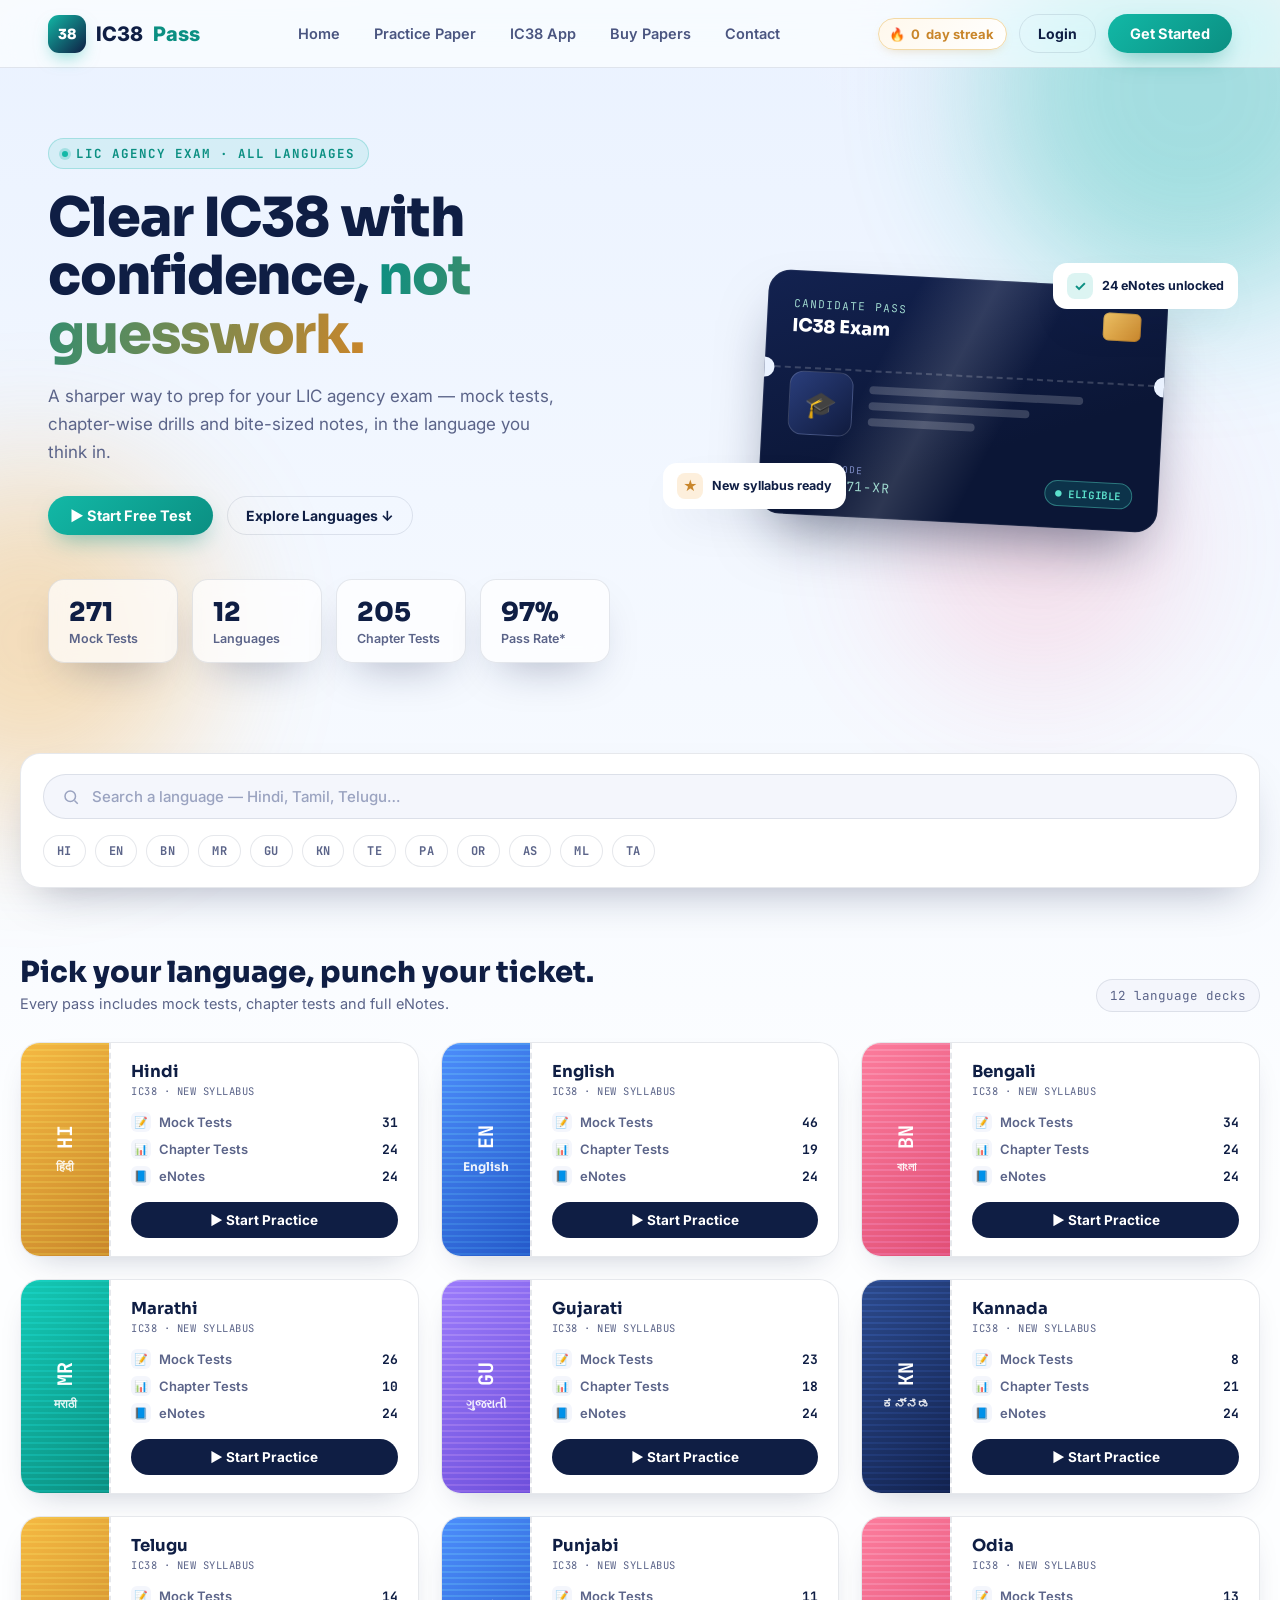
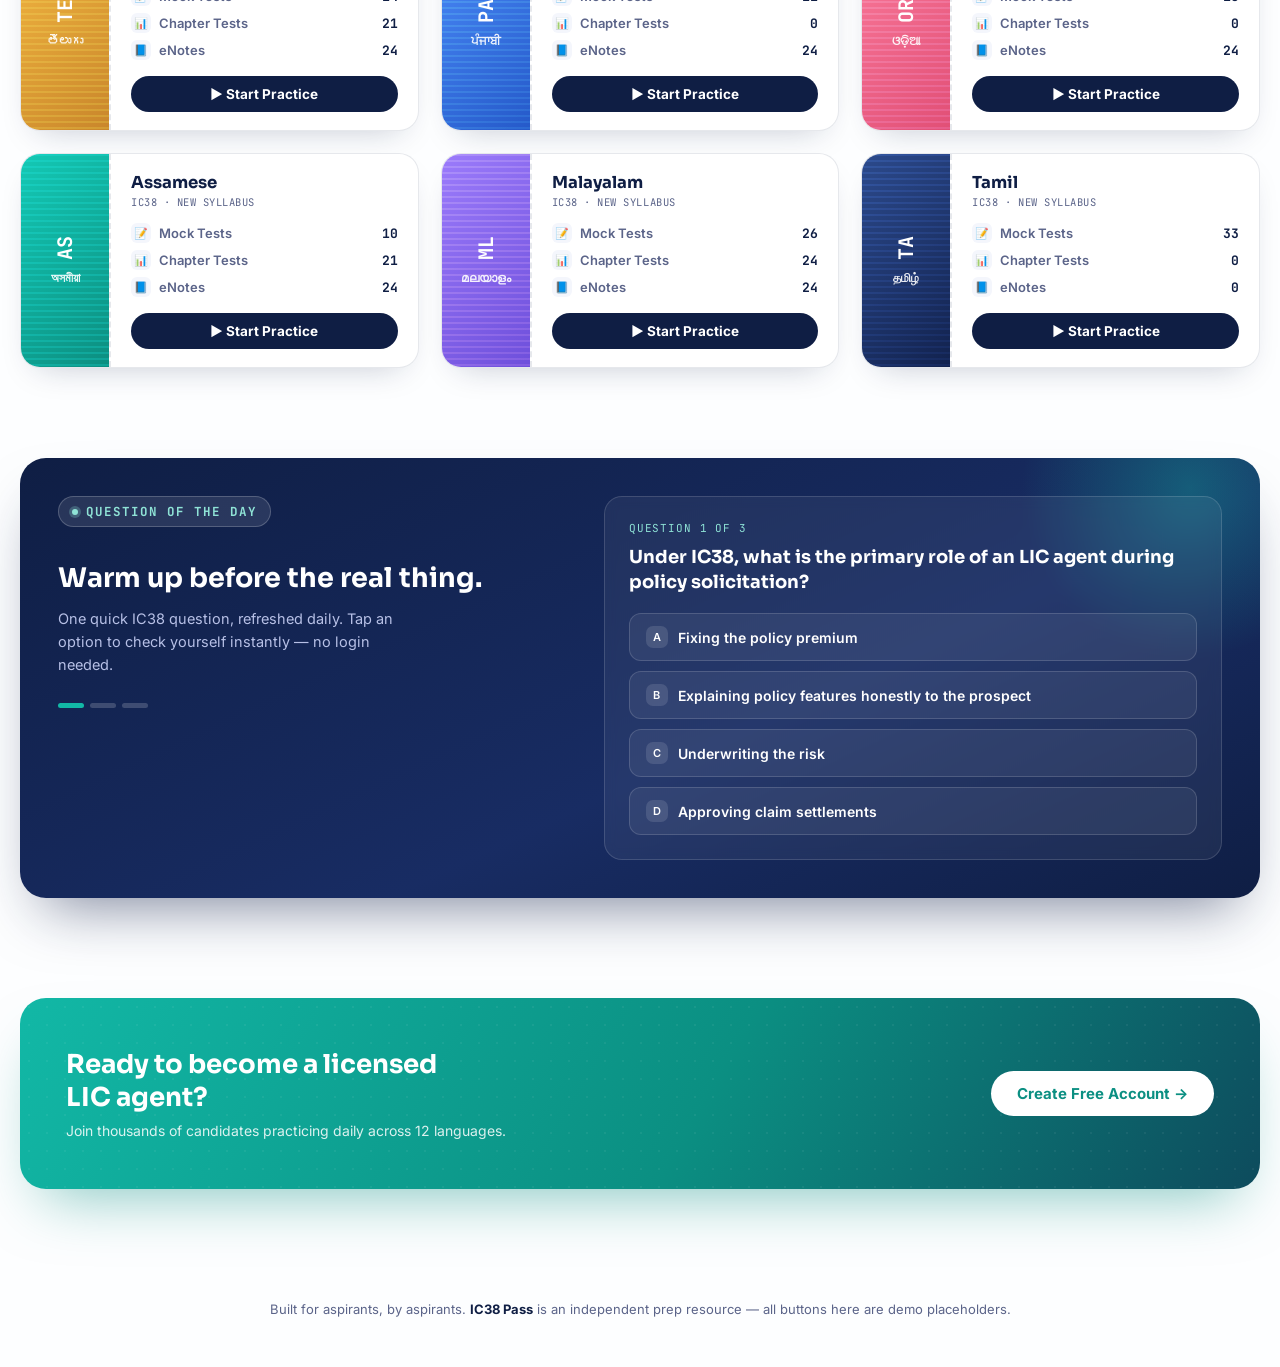
<file: ic38-mock-pass.html>
<!DOCTYPE html>
<html lang="en">
<head>
<meta charset="UTF-8">
<meta name="viewport" content="width=device-width, initial-scale=1.0">
<title>IC38 Pass — LIC Agency Exam Prep</title>
<link rel="preconnect" href="https://fonts.googleapis.com">
<link href="https://fonts.googleapis.com/css2?family=Sora:wght@400;600;700;800&family=Inter:wght@400;500;600;700&family=JetBrains+Mono:wght@500;700&display=swap" rel="stylesheet">
<style>
  :root{
    --bg-1:#EAF2FF; --bg-2:#F5F1FF; --bg-3:#FFF6E9;
    --navy:#0F1E44; --navy-soft:#4A5580;
    --ink:#16213D; --ink-soft:#5B6489;
    --gold:#F2A93B; --gold-deep:#C9862B;
    --mint:#12B8A6; --mint-deep:#0B8F82;
    --coral:#FB6F92;
    --surface:rgba(255,255,255,0.7);
    --surface-strong:#ffffff;
    --line:rgba(15,30,68,0.10);
    --shadow:0 20px 45px -20px rgba(16,30,70,0.35);
  }
  *{box-sizing:border-box; margin:0; padding:0;}
  html{scroll-behavior:smooth;}
  body{
    font-family:'Inter',sans-serif;
    color:var(--ink);
    background:
      radial-gradient(1100px 600px at 8% -10%, var(--bg-3), transparent 60%),
      radial-gradient(900px 500px at 100% 0%, var(--bg-2), transparent 55%),
      linear-gradient(180deg, var(--bg-1), #FDFEFF 40%);
    min-height:100vh;
    overflow-x:hidden;
    position:relative;
  }
  h1,h2,h3,.font-display{ font-family:'Sora',sans-serif; }
  .mono{ font-family:'JetBrains Mono',monospace; }

  /* ---------- floating decor blobs ---------- */
  .blob{position:fixed; border-radius:50%; filter:blur(70px); opacity:0.35; z-index:0; pointer-events:none;}
  .blob-1{width:420px; height:420px; background:var(--mint); top:-120px; right:-120px; animation:float1 16s ease-in-out infinite;}
  .blob-2{width:340px; height:340px; background:var(--gold); bottom:10%; left:-140px; animation:float2 18s ease-in-out infinite;}
  .blob-3{width:280px; height:280px; background:var(--coral); top:45%; right:8%; opacity:0.18; animation:float1 22s ease-in-out infinite reverse;}
  @keyframes float1{0%,100%{transform:translate(0,0)}50%{transform:translate(-30px,40px)}}
  @keyframes float2{0%,100%{transform:translate(0,0)}50%{transform:translate(40px,-30px)}}

  .wrap{max-width:1240px; margin:0 auto; padding:0 28px; position:relative; z-index:1;}

  /* ---------- header ---------- */
  header{
    position:sticky; top:0; z-index:50;
    background:rgba(255,255,255,0.65);
    backdrop-filter:blur(18px) saturate(160%);
    border-bottom:1px solid var(--line);
  }
  .header-inner{display:flex; align-items:center; justify-content:space-between; padding:14px 28px; max-width:1240px; margin:0 auto;}
  .logo{display:flex; align-items:center; gap:10px; font-weight:800; font-size:20px; color:var(--navy);}
  .logo-badge{
    width:38px; height:38px; border-radius:11px;
    background:linear-gradient(135deg,var(--mint),var(--navy));
    display:flex; align-items:center; justify-content:center;
    color:#fff; font-family:'Sora'; font-weight:800; font-size:14px;
    box-shadow:0 8px 18px -6px rgba(18,184,166,0.6);
  }
  nav{display:flex; align-items:center; gap:6px;}
  nav a{
    font-size:14.5px; font-weight:600; color:var(--navy-soft);
    text-decoration:none; padding:9px 14px; border-radius:100px;
    transition:.2s;
  }
  nav a:hover{ background:rgba(15,30,68,0.06); color:var(--navy);}
  .header-actions{display:flex; align-items:center; gap:12px;}
  .streak-pill{
    display:flex; align-items:center; gap:6px;
    background:linear-gradient(135deg,#fff8ec,#fff);
    border:1px solid #f3d9a6; color:var(--gold-deep);
    font-weight:700; font-size:13px; padding:7px 12px 7px 10px;
    border-radius:100px; box-shadow:0 4px 12px -6px rgba(201,134,43,0.4);
  }
  .btn{
    border:none; cursor:pointer; font-family:'Inter'; font-weight:700;
    border-radius:100px; transition:transform .15s ease, box-shadow .2s ease;
    position:relative; overflow:hidden;
  }
  .btn:active{ transform:scale(0.97); }
  .btn-primary{
    background:linear-gradient(135deg, var(--mint), var(--mint-deep));
    color:#fff; padding:11px 22px; font-size:14.5px;
    box-shadow:0 10px 24px -8px rgba(11,143,130,0.55);
  }
  .btn-primary:hover{ box-shadow:0 14px 28px -8px rgba(11,143,130,0.7); }
  .btn-ghost{
    background:transparent; border:1.5px solid var(--line); color:var(--navy);
    padding:10px 18px; font-size:14px;
  }
  .btn-ghost:hover{ border-color:var(--navy); }
  .btn-shine::after{
    content:''; position:absolute; top:0; left:-75%; width:50%; height:100%;
    background:linear-gradient(120deg, transparent, rgba(255,255,255,0.55), transparent);
    transform:skewX(-20deg);
  }
  .btn-shine:hover::after{ animation:shine .9s ease forwards; }
  @keyframes shine{ to{ left:130%; } }

  .menu-toggle{display:none; background:none; border:none; font-size:22px; color:var(--navy); cursor:pointer;}

  /* ---------- hero ---------- */
  .hero{ padding:70px 0 40px; display:grid; grid-template-columns:1.05fr 0.95fr; gap:50px; align-items:center;}
  .eyebrow{
    display:inline-flex; align-items:center; gap:8px;
    font-family:'JetBrains Mono'; font-size:12.5px; font-weight:700; letter-spacing:.08em;
    color:var(--mint-deep); background:rgba(18,184,166,0.1); border:1px solid rgba(18,184,166,0.25);
    padding:6px 13px; border-radius:100px; margin-bottom:20px;
  }
  .eyebrow .dot{width:6px; height:6px; border-radius:50%; background:var(--mint); box-shadow:0 0 0 3px rgba(18,184,166,0.25);}
  .hero h1{
    font-size:clamp(34px, 4.4vw, 54px); line-height:1.08; color:var(--navy); font-weight:800;
    letter-spacing:-0.02em;
  }
  .hero h1 .accent{
    background:linear-gradient(100deg,var(--mint-deep),var(--gold-deep));
    -webkit-background-clip:text; background-clip:text; color:transparent;
  }
  .hero p.lead{ margin-top:18px; font-size:17px; line-height:1.65; color:var(--ink-soft); max-width:520px;}
  .hero-cta{ display:flex; gap:14px; margin-top:30px; flex-wrap:wrap;}

  .stat-row{ display:flex; gap:14px; margin-top:44px; flex-wrap:wrap;}
  .stat-card{
    background:var(--surface); backdrop-filter:blur(10px);
    border:1px solid var(--line); border-radius:16px; padding:16px 20px;
    min-width:130px; box-shadow:var(--shadow);
  }
  .stat-card .num{ font-family:'Sora'; font-size:26px; font-weight:800; color:var(--navy);}
  .stat-card .label{ font-size:12.5px; color:var(--ink-soft); font-weight:600; margin-top:2px;}

  /* ---------- admit card visual ---------- */
  .pass-wrap{ position:relative; display:flex; justify-content:center; }
  .admit-card{
    width:100%; max-width:400px; border-radius:22px; position:relative;
    background:linear-gradient(160deg,#132250,#0B1636 65%);
    box-shadow:0 30px 60px -20px rgba(11,22,54,0.55), 0 0 0 1px rgba(255,255,255,0.06) inset;
    padding:26px 26px 22px; color:#fff; overflow:hidden;
    transform:rotate(3deg);
    animation:cardFloat 6s ease-in-out infinite;
  }
  @keyframes cardFloat{ 0%,100%{transform:rotate(3deg) translateY(0)} 50%{transform:rotate(2deg) translateY(-10px)} }
  .admit-card::before{
    content:''; position:absolute; inset:0; border-radius:22px;
    background:linear-gradient(115deg, transparent 30%, rgba(255,255,255,0.14) 45%, transparent 60%);
    animation:sheen 5s ease-in-out infinite;
  }
  @keyframes sheen{ 0%{transform:translateX(-120%)} 60%,100%{transform:translateX(120%)} }
  .card-top{ display:flex; justify-content:space-between; align-items:flex-start; position:relative; z-index:2;}
  .card-top .tag{ font-family:'JetBrains Mono'; font-size:11px; letter-spacing:.1em; color:#9FD8CE;}
  .card-top .badge-title{ font-family:'Sora'; font-weight:800; font-size:18px; margin-top:4px;}
  .card-chip{ width:38px; height:28px; border-radius:6px; background:linear-gradient(135deg,#F5C765,#C9862B); box-shadow:inset 0 0 0 1px rgba(0,0,0,0.15);}
  .card-mid{ display:flex; gap:16px; margin-top:26px; position:relative; z-index:2;}
  .avatar-ring{
    width:64px; height:64px; border-radius:14px; flex-shrink:0;
    background:linear-gradient(135deg,#2A3E7C,#101B3E);
    display:flex; align-items:center; justify-content:center;
    border:1px solid rgba(255,255,255,0.15); font-size:26px;
  }
  .card-lines{ flex:1; display:flex; flex-direction:column; justify-content:center; gap:8px;}
  .card-line{ height:8px; border-radius:5px; background:rgba(255,255,255,0.18);}
  .card-line.w60{width:60%;} .card-line.w40{width:40%;} .card-line.w80{width:80%;}
  .card-bottom{ display:flex; justify-content:space-between; align-items:flex-end; margin-top:26px; position:relative; z-index:2;}
  .pnr{ font-family:'JetBrains Mono'; font-size:13px; letter-spacing:.06em; color:#9FD8CE;}
  .pnr small{ display:block; font-size:9.5px; color:#7C8AC2; letter-spacing:.12em; margin-bottom:2px;}
  .status-pill{
    font-family:'JetBrains Mono'; font-size:10.5px; font-weight:700; letter-spacing:.06em;
    background:rgba(18,184,166,0.18); color:#5CE0CC; border:1px solid rgba(92,224,204,0.4);
    padding:5px 10px; border-radius:100px;
  }
  .perf{ position:absolute; left:0; right:0; top:96px; height:0; border-top:2px dashed rgba(255,255,255,0.18); z-index:2;}
  .perf::before,.perf::after{
    content:''; position:absolute; top:-10px; width:20px; height:20px; border-radius:50%;
    background:var(--bg-1);
  }
  .perf::before{ left:-10px; } .perf::after{ right:-10px; }
  .float-badge{
    position:absolute; background:#fff; border-radius:14px; padding:10px 14px;
    box-shadow:var(--shadow); display:flex; align-items:center; gap:9px; z-index:3;
    font-size:12.5px; font-weight:700; color:var(--navy);
  }
  .float-badge .ico{width:26px;height:26px;border-radius:8px;display:flex;align-items:center;justify-content:center;font-size:14px;}
  .fb-1{ top:-16px; right:-6px; animation:bob 4s ease-in-out infinite; }
  .fb-2{ bottom:14px; left:-30px; animation:bob 4.5s ease-in-out infinite 0.4s; }
  .fb-1 .ico{background:rgba(18,184,166,0.15); color:var(--mint-deep);}
  .fb-2 .ico{background:rgba(242,169,59,0.18); color:var(--gold-deep);}
  @keyframes bob{ 0%,100%{transform:translateY(0)} 50%{transform:translateY(-8px)} }

  /* ---------- filter bar ---------- */
  .filter-section{ padding:50px 0 10px; }
  .filter-box{
    background:var(--surface-strong); border:1px solid var(--line); border-radius:20px;
    padding:20px 22px; box-shadow:var(--shadow); display:flex; flex-direction:column; gap:16px;
  }
  .search-row{ display:flex; align-items:center; gap:12px; background:#F4F6FC; border-radius:100px; padding:12px 18px; border:1px solid var(--line); }
  .search-row svg{ flex-shrink:0; }
  .search-row input{
    border:none; outline:none; background:transparent; font-size:15px; font-family:'Inter'; width:100%; color:var(--ink); font-weight:500;
  }
  .search-row input::placeholder{ color:#9AA3C0; }
  .chip-row{ display:flex; gap:9px; flex-wrap:wrap; }
  .chip{
    font-family:'JetBrains Mono'; font-size:12px; font-weight:700; letter-spacing:.03em;
    padding:7px 13px; border-radius:100px; border:1.5px solid var(--line); background:#fff;
    cursor:pointer; color:var(--ink-soft); transition:.15s;
  }
  .chip:hover{ border-color:var(--mint); color:var(--mint-deep); }
  .chip.active{ background:var(--navy); border-color:var(--navy); color:#fff; }

  /* ---------- grid ---------- */
  .grid-section{ padding:56px 0 20px; }
  .section-head{ display:flex; align-items:flex-end; justify-content:space-between; margin-bottom:30px; flex-wrap:wrap; gap:14px;}
  .section-head h2{ font-size:29px; color:var(--navy); font-weight:800; }
  .section-head p{ color:var(--ink-soft); font-size:14.5px; margin-top:5px; }
  .result-count{ font-family:'JetBrains Mono'; font-size:12.5px; color:var(--ink-soft); background:#F4F6FC; padding:7px 13px; border-radius:100px; border:1px solid var(--line);}

  .ticket-grid{ display:grid; grid-template-columns:repeat(3, 1fr); gap:22px; }
  .ticket{
    background:var(--surface-strong); border-radius:20px; overflow:hidden;
    box-shadow:0 14px 34px -18px rgba(16,30,70,0.28); border:1px solid var(--line);
    display:flex; transition:transform .25s ease, box-shadow .25s ease; position:relative;
  }
  .ticket:hover{ transform:translateY(-6px); box-shadow:0 26px 48px -18px rgba(16,30,70,0.4); }
  .ticket.hidden{ display:none; }

  .ticket-stub{
    width:88px; flex-shrink:0; display:flex; flex-direction:column; align-items:center; justify-content:center;
    color:#fff; position:relative; padding:14px 6px;
    background-size:cover;
  }
  .ticket-stub::before{
    content:''; position:absolute; inset:0;
    background-image:repeating-linear-gradient(180deg, rgba(255,255,255,0.35) 0 2px, transparent 2px 6px);
    opacity:0.5; mix-blend-mode:overlay;
  }
  .stub-code{ font-family:'JetBrains Mono'; font-weight:700; font-size:20px; letter-spacing:.03em; position:relative; z-index:2; writing-mode:vertical-rl; text-orientation:mixed; transform:rotate(180deg);}
  .stub-native{ font-family:'Sora'; font-weight:700; font-size:12px; margin-top:10px; opacity:0.9; position:relative; z-index:2; text-align:center; line-height:1.3;}

  .ticket-body{ flex:1; padding:18px 20px 18px 22px; display:flex; flex-direction:column; position:relative;}
  .ticket-body::before{
    content:''; position:absolute; left:0; top:0; bottom:0; width:0;
    border-left:2px dashed var(--line);
  }
  .ticket-title{ font-family:'Sora'; font-weight:700; font-size:16.5px; color:var(--navy); }
  .ticket-sub{ font-family:'JetBrains Mono'; font-size:10.5px; color:var(--ink-soft); margin-top:2px; letter-spacing:.05em;}
  .ticket-stats{ display:flex; flex-direction:column; gap:7px; margin:14px 0 16px;}
  .tstat{ display:flex; align-items:center; justify-content:space-between; font-size:13px; color:var(--ink-soft); font-weight:600;}
  .tstat .left{ display:flex; align-items:center; gap:8px;}
  .tstat .dot-ico{ width:20px; height:20px; border-radius:6px; display:flex; align-items:center; justify-content:center; font-size:11px; background:#F4F6FC; }
  .tstat .val{ font-family:'JetBrains Mono'; font-weight:700; color:var(--navy); }
  .ticket-cta{
    margin-top:auto; width:100%; padding:10px 0; border-radius:100px; border:none; cursor:pointer;
    background:var(--navy); color:#fff; font-weight:700; font-size:13.5px; font-family:'Inter';
    display:flex; align-items:center; justify-content:center; gap:7px; transition:.2s; position:relative; overflow:hidden;
  }
  .ticket-cta:hover{ background:var(--mint-deep); }
  .attempt-badge{
    position:absolute; top:12px; right:14px; font-family:'JetBrains Mono'; font-size:10px; font-weight:700;
    background:rgba(18,184,166,0.12); color:var(--mint-deep); padding:3px 8px; border-radius:100px; opacity:0; transform:scale(0.6);
    transition:.25s;
  }
  .attempt-badge.show{ opacity:1; transform:scale(1); }

  /* ---------- quiz widget ---------- */
  .quiz-section{ padding:70px 0; }
  .quiz-card{
    background:linear-gradient(155deg,#0F1E44,#182C63 60%,#0F1E44);
    border-radius:26px; padding:38px; color:#fff; position:relative; overflow:hidden;
    box-shadow:0 30px 60px -24px rgba(16,30,70,0.55);
  }
  .quiz-card::after{
    content:''; position:absolute; width:340px; height:340px; border-radius:50%;
    background:radial-gradient(circle, rgba(18,184,166,0.35), transparent 70%);
    top:-140px; right:-100px;
  }
  .quiz-grid{ display:grid; grid-template-columns:0.9fr 1.1fr; gap:40px; position:relative; z-index:2; align-items:flex-start;}
  .quiz-left .eyebrow{ background:rgba(255,255,255,0.1); border-color:rgba(255,255,255,0.2); color:#8FE3D6;}
  .quiz-left h2{ font-size:27px; margin-top:14px; }
  .quiz-left p{ color:#B7C0E6; font-size:14.5px; margin-top:12px; line-height:1.6; max-width:340px;}
  .quiz-progress{ display:flex; gap:6px; margin-top:26px; }
  .quiz-progress span{ width:26px; height:5px; border-radius:4px; background:rgba(255,255,255,0.18); }
  .quiz-progress span.active{ background:var(--mint); }

  .quiz-box{ background:rgba(255,255,255,0.06); border:1px solid rgba(255,255,255,0.14); border-radius:18px; padding:24px; backdrop-filter:blur(6px);}
  .q-tag{ font-family:'JetBrains Mono'; font-size:11px; color:#8FE3D6; letter-spacing:.08em; }
  .q-text{ font-family:'Sora'; font-weight:700; font-size:18px; margin-top:10px; line-height:1.4;}
  .q-options{ display:flex; flex-direction:column; gap:10px; margin-top:18px;}
  .q-opt{
    text-align:left; background:rgba(255,255,255,0.06); border:1.5px solid rgba(255,255,255,0.15);
    color:#fff; padding:12px 16px; border-radius:12px; font-size:14px; font-weight:600; cursor:pointer;
    transition:.15s; font-family:'Inter'; display:flex; align-items:center; gap:10px;
  }
  .q-opt:hover{ border-color:#8FE3D6; background:rgba(143,227,214,0.08); }
  .q-opt .letter{ width:22px; height:22px; border-radius:7px; background:rgba(255,255,255,0.12); display:flex; align-items:center; justify-content:center; font-size:11px; flex-shrink:0;}
  .q-opt.correct{ border-color:#5CE0CC; background:rgba(92,224,204,0.18); }
  .q-opt.wrong{ border-color:#FB6F92; background:rgba(251,111,146,0.16); }
  .q-opt[disabled]{ cursor:default; }
  .q-explain{
    margin-top:16px; font-size:13.5px; color:#CBD3F0; background:rgba(0,0,0,0.18); border-radius:12px; padding:13px 16px;
    display:none; line-height:1.55; border-left:3px solid var(--mint);
  }
  .q-explain.show{ display:block; }
  .q-next{
    margin-top:16px; background:var(--mint); color:#08221E; border:none; padding:10px 18px; border-radius:100px;
    font-weight:700; font-size:13.5px; cursor:pointer; display:none; align-items:center; gap:6px;
  }
  .q-next.show{ display:inline-flex; }

  /* ---------- cta banner ---------- */
  .cta-banner{ padding:30px 0 80px; }
  .banner-inner{
    background:linear-gradient(120deg, var(--mint) 0%, #0B8F82 55%, var(--navy) 130%);
    border-radius:26px; padding:50px 46px; display:flex; align-items:center; justify-content:space-between;
    gap:30px; flex-wrap:wrap; position:relative; overflow:hidden; color:#fff;
    box-shadow:0 30px 60px -24px rgba(11,143,130,0.5);
  }
  .banner-inner::before{
    content:''; position:absolute; inset:0;
    background-image:radial-gradient(rgba(255,255,255,0.35) 1.5px, transparent 1.5px);
    background-size:18px 18px; opacity:0.15;
  }
  .banner-inner h3{ font-size:26px; max-width:420px; position:relative; z-index:2;}
  .banner-inner p{ font-size:14px; color:rgba(255,255,255,0.85); margin-top:8px; position:relative; z-index:2;}
  .banner-inner .btn-primary{ background:#fff; color:var(--mint-deep); box-shadow:none; position:relative; z-index:2;}
  .banner-inner .btn-primary:hover{ box-shadow:0 12px 26px -10px rgba(0,0,0,0.35);}

  footer{ padding:32px 0 50px; text-align:center; color:var(--ink-soft); font-size:13px; position:relative; z-index:1;}
  footer b{ color:var(--navy); }

  /* ---------- toast ---------- */
  .toast-container{ position:fixed; bottom:24px; left:50%; transform:translateX(-50%); z-index:200; display:flex; flex-direction:column; gap:10px; align-items:center;}
  .toast{
    background:var(--navy); color:#fff; padding:12px 20px; border-radius:100px; font-size:13.5px; font-weight:600;
    box-shadow:0 14px 30px -10px rgba(16,30,70,0.5); display:flex; align-items:center; gap:9px;
    animation:toastIn .35s ease, toastOut .35s ease 2.2s forwards;
  }
  @keyframes toastIn{ from{opacity:0; transform:translateY(14px);} to{opacity:1; transform:translateY(0);} }
  @keyframes toastOut{ to{opacity:0; transform:translateY(-8px);} }

  @media (max-width: 980px){
    .hero{ grid-template-columns:1fr; padding-top:40px;}
    .pass-wrap{ order:-1; }
    .quiz-grid{ grid-template-columns:1fr; }
    .ticket-grid{ grid-template-columns:repeat(2,1fr); }
  }
  @media (max-width: 720px){
    nav{ display:none; }
    .menu-toggle{ display:block; }
    .ticket-grid{ grid-template-columns:1fr; }
    .banner-inner{ flex-direction:column; text-align:center; }
    .banner-inner p, .banner-inner h3{ max-width:100%; }
  }

  @media (prefers-reduced-motion: reduce){
    *{ animation:none !important; transition:none !important; }
  }

  :focus-visible{ outline:2.5px solid var(--mint-deep); outline-offset:2px; }
</style>
</head>
<body>

<div class="blob blob-1"></div>
<div class="blob blob-2"></div>
<div class="blob blob-3"></div>

<header>
  <div class="header-inner">
    <div class="logo"><div class="logo-badge">38</div> IC38<span style="color:var(--mint-deep)">Pass</span></div>
    <nav>
      <a href="#top">Home</a>
      <a href="#grid" id="navPractice">Practice Paper</a>
      <a href="#" data-toast="Opening the IC38 App page…">IC38 App</a>
      <a href="#" data-toast="Buy Papers — coming soon!">Buy Papers</a>
      <a href="#" data-toast="Contact form — coming soon!">Contact</a>
    </nav>
    <div class="header-actions">
      <div class="streak-pill" id="streakPill"><span>🔥</span><span id="streakVal">0</span> day streak</div>
      <button class="btn btn-ghost" data-toast="Login / Signup — coming soon!">Login</button>
      <button class="btn btn-primary btn-shine" data-toast="Registration opening soon!">Get Started</button>
      <button class="menu-toggle" data-toast="Menu — coming soon!">☰</button>
    </div>
  </div>
</header>

<main id="top">
  <div class="wrap">
    <section class="hero">
      <div class="hero-copy">
        <div class="eyebrow"><span class="dot"></span> LIC AGENCY EXAM · ALL LANGUAGES</div>
        <h1>Clear IC38 with confidence, <span class="accent">not guesswork.</span></h1>
        <p class="lead">A sharper way to prep for your LIC agency exam — mock tests, chapter-wise drills and bite-sized notes, in the language you think in.</p>
        <div class="hero-cta">
          <button class="btn btn-primary btn-shine" data-toast="Starting your free mock test…">▶ Start Free Test</button>
          <button class="btn btn-ghost" id="exploreBtn">Explore Languages ↓</button>
        </div>
        <div class="stat-row">
          <div class="stat-card"><div class="num" data-count="271">0</div><div class="label">Mock Tests</div></div>
          <div class="stat-card"><div class="num" data-count="12">0</div><div class="label">Languages</div></div>
          <div class="stat-card"><div class="num" data-count="205">0</div><div class="label">Chapter Tests</div></div>
          <div class="stat-card"><div class="num" data-count="97" data-suffix="%">0</div><div class="label">Pass Rate*</div></div>
        </div>
      </div>

      <div class="pass-wrap">
        <div class="admit-card">
          <div class="card-top">
            <div><div class="tag">CANDIDATE PASS</div><div class="badge-title">IC38 Exam</div></div>
            <div class="card-chip"></div>
          </div>
          <div class="perf"></div>
          <div class="card-mid" style="margin-top:34px;">
            <div class="avatar-ring">🎓</div>
            <div class="card-lines">
              <div class="card-line w80"></div>
              <div class="card-line w60"></div>
              <div class="card-line w40"></div>
            </div>
          </div>
          <div class="card-bottom">
            <div class="pnr"><small>ACCESS CODE</small>IC38-4471-XR</div>
            <div class="status-pill">● ELIGIBLE</div>
          </div>
        </div>
        <div class="float-badge fb-1"><div class="ico">✓</div> 24 eNotes unlocked</div>
        <div class="float-badge fb-2"><div class="ico">★</div> New syllabus ready</div>
      </div>
    </section>
  </div>

  <div class="wrap filter-section">
    <div class="filter-box">
      <div class="search-row">
        <svg width="18" height="18" viewBox="0 0 24 24" fill="none" stroke="#9AA3C0" stroke-width="2"><circle cx="11" cy="11" r="7"/><line x1="21" y1="21" x2="16.65" y2="16.65"/></svg>
        <input type="text" id="searchInput" placeholder="Search a language — Hindi, Tamil, Telugu…">
      </div>
      <div class="chip-row" id="chipRow"></div>
    </div>
  </div>

  <div class="wrap grid-section" id="grid">
    <div class="section-head">
      <div>
        <h2>Pick your language, punch your ticket.</h2>
        <p>Every pass includes mock tests, chapter tests and full eNotes.</p>
      </div>
      <div class="result-count"><span id="resultCount">12</span> language decks</div>
    </div>
    <div class="ticket-grid" id="ticketGrid"></div>
  </div>

  <div class="wrap quiz-section">
    <div class="quiz-card">
      <div class="quiz-grid">
        <div class="quiz-left">
          <div class="eyebrow"><span class="dot" style="background:#8FE3D6; box-shadow:0 0 0 3px rgba(143,227,214,.25)"></span> QUESTION OF THE DAY</div>
          <h2>Warm up before the real thing.</h2>
          <p>One quick IC38 question, refreshed daily. Tap an option to check yourself instantly — no login needed.</p>
          <div class="quiz-progress" id="quizProgress"></div>
        </div>
        <div class="quiz-box">
          <div class="q-tag" id="qTag">QUESTION 1 OF 3</div>
          <div class="q-text" id="qText">—</div>
          <div class="q-options" id="qOptions"></div>
          <div class="q-explain" id="qExplain"></div>
          <button class="q-next" id="qNext">Next question →</button>
        </div>
      </div>
    </div>
  </div>

  <div class="wrap cta-banner">
    <div class="banner-inner">
      <div>
        <h3>Ready to become a licensed LIC agent?</h3>
        <p>Join thousands of candidates practicing daily across 12 languages.</p>
      </div>
      <button class="btn btn-primary" style="padding:13px 26px; font-size:15px;" data-toast="Redirecting to signup…">Create Free Account →</button>
    </div>
  </div>
</main>

<footer>
  <div class="wrap">Built for aspirants, by aspirants. <b>IC38 Pass</b> is an independent prep resource — all buttons here are demo placeholders.</div>
</footer>

<div class="toast-container" id="toastContainer"></div>

<script>
  // ---------------- data ----------------
  const languages = [
    {code:'HI', name:'Hindi',    native:'हिंदी',      mock:31, chapter:24, notes:24, grad:'linear-gradient(135deg,#F5B942,#C9862B)'},
    {code:'EN', name:'English',  native:'English',    mock:46, chapter:19, notes:24, grad:'linear-gradient(135deg,#4C8DFB,#2559C9)'},
    {code:'BN', name:'Bengali',  native:'বাংলা',       mock:34, chapter:24, notes:24, grad:'linear-gradient(135deg,#FC7C9C,#E14F76)'},
    {code:'MR', name:'Marathi',  native:'मराठी',       mock:26, chapter:10, notes:24, grad:'linear-gradient(135deg,#14C9B5,#0C8E80)'},
    {code:'GU', name:'Gujarati', native:'ગુજરાતી',    mock:23, chapter:18, notes:24, grad:'linear-gradient(135deg,#9B7BFB,#6E4FDB)'},
    {code:'KN', name:'Kannada',  native:'ಕನ್ನಡ',      mock:8,  chapter:21, notes:24, grad:'linear-gradient(135deg,#2C4A8C,#12224E)'},
    {code:'TE', name:'Telugu',   native:'తెలుగు',      mock:14, chapter:21, notes:24, grad:'linear-gradient(135deg,#F5B942,#C9862B)'},
    {code:'PA', name:'Punjabi',  native:'ਪੰਜਾਬੀ',     mock:11, chapter:0,  notes:24, grad:'linear-gradient(135deg,#4C8DFB,#2559C9)'},
    {code:'OR', name:'Odia',     native:'ଓଡ଼ିଆ',      mock:13, chapter:0,  notes:24, grad:'linear-gradient(135deg,#FC7C9C,#E14F76)'},
    {code:'AS', name:'Assamese', native:'অসমীয়া',     mock:10, chapter:21, notes:24, grad:'linear-gradient(135deg,#14C9B5,#0C8E80)'},
    {code:'ML', name:'Malayalam',native:'മലയാളം',     mock:26, chapter:24, notes:24, grad:'linear-gradient(135deg,#9B7BFB,#6E4FDB)'},
    {code:'TA', name:'Tamil',    native:'தமிழ்',       mock:33, chapter:0,  notes:0,  grad:'linear-gradient(135deg,#2C4A8C,#12224E)'},
  ];

  const grid = document.getElementById('ticketGrid');
  const chipRow = document.getElementById('chipRow');

  languages.forEach((l,i)=>{
    // ticket card
    const el = document.createElement('div');
    el.className = 'ticket';
    el.dataset.name = (l.name + ' ' + l.native + ' ' + l.code).toLowerCase();
    el.innerHTML = `
      <div class="ticket-stub" style="background:${l.grad}">
        <div class="stub-code">${l.code}</div>
        <div class="stub-native">${l.native}</div>
      </div>
      <div class="ticket-body">
        <span class="attempt-badge">✓ practiced</span>
        <div class="ticket-title">${l.name}</div>
        <div class="ticket-sub">IC38 · NEW SYLLABUS</div>
        <div class="ticket-stats">
          <div class="tstat"><span class="left"><span class="dot-ico">📝</span>Mock Tests</span><span class="val">${l.mock}</span></div>
          <div class="tstat"><span class="left"><span class="dot-ico">📊</span>Chapter Tests</span><span class="val">${l.chapter}</span></div>
          <div class="tstat"><span class="left"><span class="dot-ico">📘</span>eNotes</span><span class="val">${l.notes}</span></div>
        </div>
        <button class="ticket-cta">▶ Start Practice</button>
      </div>
    `;
    grid.appendChild(el);

    el.querySelector('.ticket-cta').addEventListener('click', ()=>{
      showToast(`🎟️ Launching ${l.name} practice — coming soon!`);
      const badge = el.querySelector('.attempt-badge');
      badge.classList.add('show');
      bumpStreak();
    });

    // chip
    const chip = document.createElement('button');
    chip.className = 'chip';
    chip.textContent = l.code;
    chip.addEventListener('click', ()=>{
      document.getElementById('searchInput').value = l.name;
      filterCards();
      document.querySelectorAll('.chip').forEach(c=>c.classList.remove('active'));
      chip.classList.add('active');
      document.getElementById('grid').scrollIntoView({behavior:'smooth', block:'start'});
    });
    chipRow.appendChild(chip);
  });

  // ---------------- search/filter ----------------
  const searchInput = document.getElementById('searchInput');
  const resultCount = document.getElementById('resultCount');
  function filterCards(){
    const q = searchInput.value.trim().toLowerCase();
    let visible = 0;
    document.querySelectorAll('.ticket').forEach(t=>{
      const match = t.dataset.name.includes(q);
      t.classList.toggle('hidden', !match);
      if(match) visible++;
    });
    resultCount.textContent = visible;
    if(q === ''){ document.querySelectorAll('.chip').forEach(c=>c.classList.remove('active')); }
  }
  searchInput.addEventListener('input', filterCards);
  document.getElementById('exploreBtn').addEventListener('click', ()=>{
    document.getElementById('grid').scrollIntoView({behavior:'smooth', block:'start'});
  });

  // ---------------- count-up stats ----------------
  const countEls = document.querySelectorAll('[data-count]');
  const io = new IntersectionObserver((entries)=>{
    entries.forEach(entry=>{
      if(entry.isIntersecting){
        animateCount(entry.target);
        io.unobserve(entry.target);
      }
    });
  }, {threshold:0.5});
  countEls.forEach(el=>io.observe(el));

  function animateCount(el){
    const target = parseInt(el.dataset.count, 10);
    const suffix = el.dataset.suffix || '';
    const dur = 1100;
    const start = performance.now();
    function tick(now){
      const p = Math.min((now-start)/dur, 1);
      const eased = 1 - Math.pow(1-p, 3);
      el.textContent = Math.round(eased * target) + suffix;
      if(p < 1) requestAnimationFrame(tick);
    }
    requestAnimationFrame(tick);
  }

  // ---------------- streak ----------------
  let streak = 0;
  let bumped = false;
  function bumpStreak(){
    if(bumped) return; // once per session, feels like "today's practice logged"
    bumped = true;
    streak = 1;
    document.getElementById('streakVal').textContent = streak;
    const pill = document.getElementById('streakPill');
    pill.style.transform = 'scale(1.12)';
    setTimeout(()=> pill.style.transform = 'scale(1)', 220);
  }

  // ---------------- toast ----------------
  function showToast(msg){
    const c = document.getElementById('toastContainer');
    const t = document.createElement('div');
    t.className = 'toast';
    t.innerHTML = `<span>👋</span> ${msg}`;
    c.appendChild(t);
    setTimeout(()=> t.remove(), 2600);
  }
  document.querySelectorAll('[data-toast]').forEach(btn=>{
    btn.addEventListener('click', (e)=>{
      e.preventDefault();
      showToast(btn.dataset.toast);
    });
  });

  // ---------------- quiz widget ----------------
  const questions = [
    {
      q:"Under IC38, what is the primary role of an LIC agent during policy solicitation?",
      opts:["Fixing the policy premium","Explaining policy features honestly to the prospect","Underwriting the risk","Approving claim settlements"],
      correct:1,
      explain:"An agent's core duty is honest, accurate representation of the plan — underwriting, pricing and claims are handled by LIC, not the agent."
    },
    {
      q:"A 'grace period' in a life insurance policy refers to:",
      opts:["Time given to renew a lapsed license","Extra days allowed to pay a due premium without losing cover","The waiting period before a claim","The agent's commission cycle"],
      correct:1,
      explain:"The grace period lets the policyholder pay an overdue premium within a fixed window while the policy stays in force."
    },
    {
      q:"Which document must an agent NEVER alter or misrepresent while selling a policy?",
      opts:["Marketing brochure","Proposal form","Office memo","Business card"],
      correct:1,
      explain:"The proposal form is a legal declaration — any misstatement here can void the policy, so agents must fill it accurately with the client."
    }
  ];
  let qi = 0;
  const qTag = document.getElementById('qTag');
  const qText = document.getElementById('qText');
  const qOptions = document.getElementById('qOptions');
  const qExplain = document.getElementById('qExplain');
  const qNext = document.getElementById('qNext');
  const qProgress = document.getElementById('quizProgress');

  function renderProgress(){
    qProgress.innerHTML = '';
    questions.forEach((_,i)=>{
      const s = document.createElement('span');
      if(i === qi) s.classList.add('active');
      qProgress.appendChild(s);
    });
  }

  function renderQuestion(){
    const item = questions[qi];
    qTag.textContent = `QUESTION ${qi+1} OF ${questions.length}`;
    qText.textContent = item.q;
    qOptions.innerHTML = '';
    qExplain.classList.remove('show');
    qExplain.textContent = '';
    qNext.classList.remove('show');
    const letters = ['A','B','C','D'];
    item.opts.forEach((opt, idx)=>{
      const b = document.createElement('button');
      b.className = 'q-opt';
      b.innerHTML = `<span class="letter">${letters[idx]}</span> ${opt}`;
      b.addEventListener('click', ()=>{
        document.querySelectorAll('.q-opt').forEach(o=>o.setAttribute('disabled','true'));
        if(idx === item.correct){
          b.classList.add('correct');
          showToast('✅ Correct! Well spotted.');
        }else{
          b.classList.add('wrong');
          qOptions.children[item.correct].classList.add('correct');
          showToast('❌ Not quite — check the explanation.');
        }
        qExplain.textContent = item.explain;
        qExplain.classList.add('show');
        qNext.classList.add('show');
      });
      qOptions.appendChild(b);
    });
    renderProgress();
  }
  qNext.addEventListener('click', ()=>{
    qi = (qi+1) % questions.length;
    renderQuestion();
  });
  renderQuestion();

  // init
  filterCards();
</script>
</body>
</html>
</file>
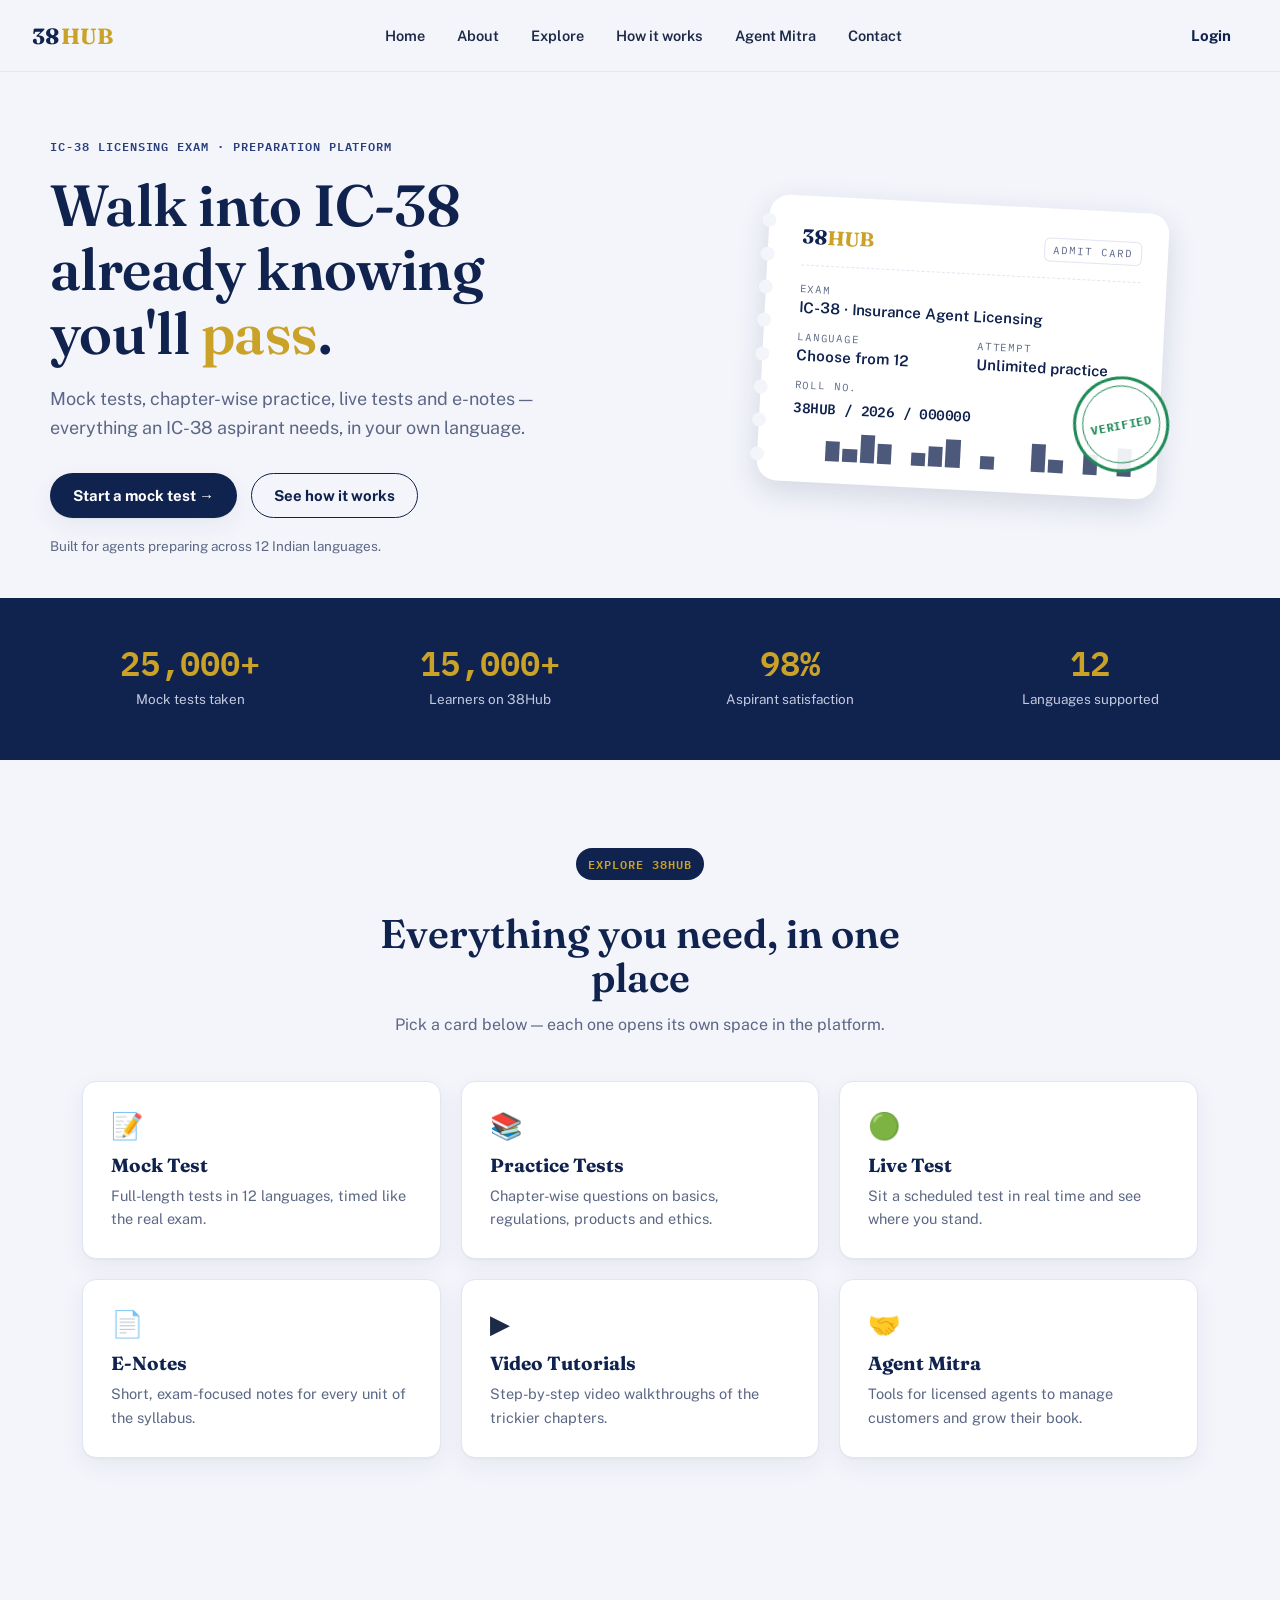
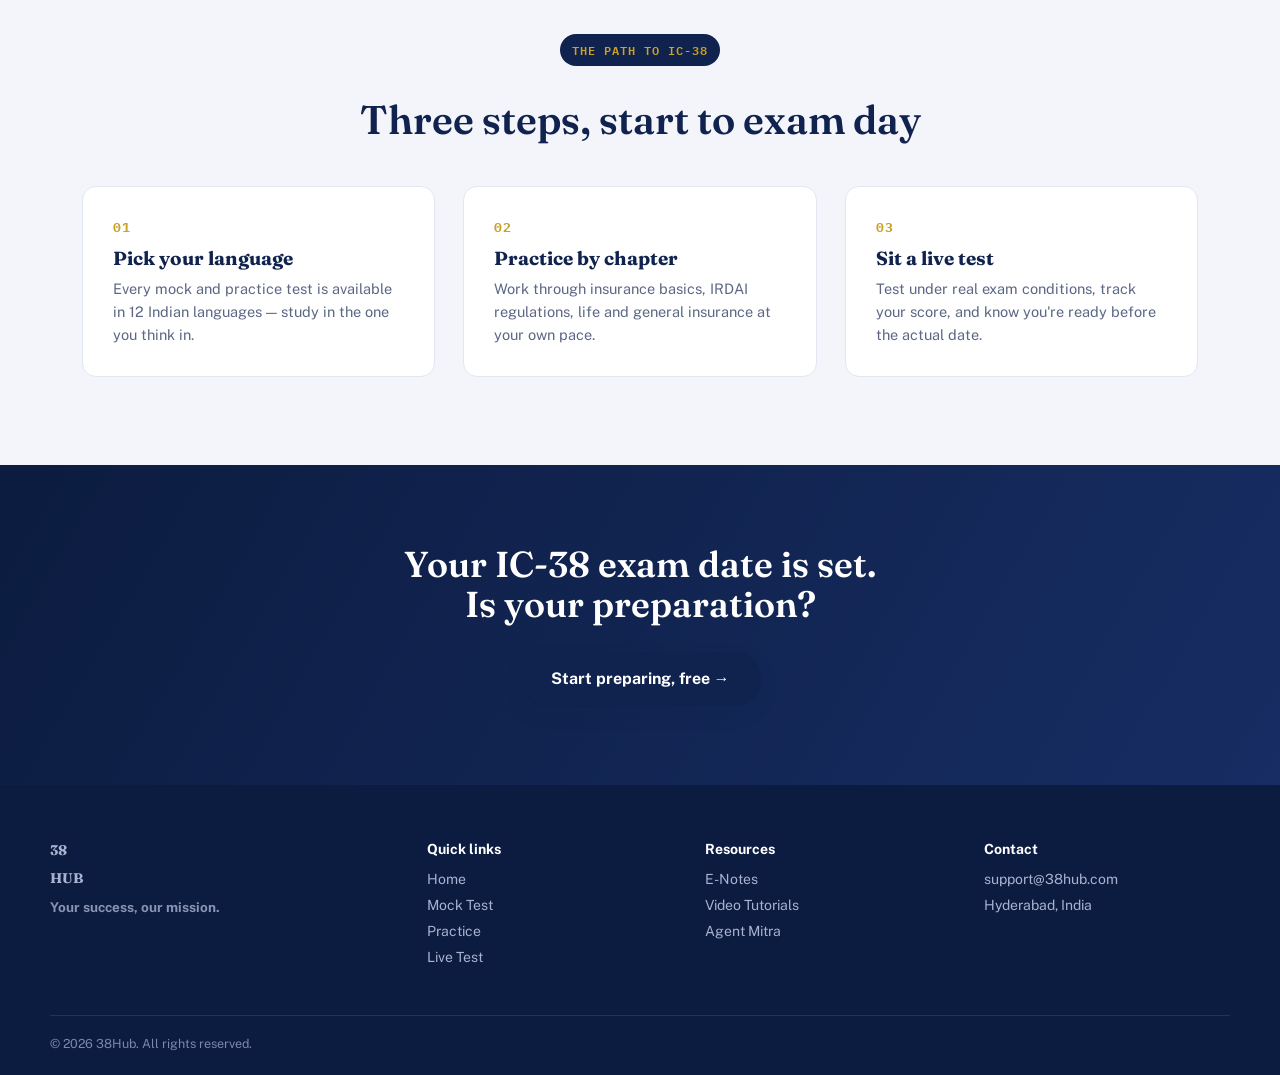
<file: preview.html>
<!doctype html>
<html lang="en">
<head>
<meta charset="utf-8">
<meta name="viewport" content="width=device-width,initial-scale=1">
<title>38Hub | IC-38 Exam Preparation</title>
<meta name="description" content="Mock tests, chapter practice, live tests and e-notes for the IC-38 insurance agent licensing exam, in 12 languages.">
<link rel="preconnect" href="https://fonts.googleapis.com">
<link rel="preconnect" href="https://fonts.gstatic.com" crossorigin>
<link href="https://fonts.googleapis.com/css2?family=Fraunces:opsz,wght@9..144,500;9..144,600;9..144,700&family=Public+Sans:wght@400;500;600;700&family=IBM+Plex+Mono:wght@500;600&display=swap" rel="stylesheet">
<style>
/* ===========================================================
   38HUB — design tokens
   =========================================================== */
:root{
  --navy-900:#0c1c40;
  --navy-800:#10224e;
  --navy-700:#172d63;
  --navy-600:#2a3f7c;
  --ink:#1c2947;
  --ink-soft:#5b6785;
  --paper:#f4f5fb;
  --paper-card:#ffffff;
  --line:#e2e5f2;
  --gold:#c9a227;
  --gold-soft:#f4e6b8;
  --green:#1f8a57;

  --font-display:'Fraunces', Georgia, serif;
  --font-body:'Public Sans', Arial, sans-serif;
  --font-mono:'IBM Plex Mono', 'Courier New', monospace;

  --radius-lg:20px;
  --radius-md:14px;
  --radius-sm:8px;
  --shadow-card:0 1px 2px rgba(16,34,78,.04), 0 8px 24px rgba(16,34,78,.06);
  --shadow-lift:0 10px 30px rgba(16,34,78,.14);
  --maxw:1180px;
}

*{box-sizing:border-box}
html{scroll-behavior:smooth}
@media (prefers-reduced-motion: reduce){
  html{scroll-behavior:auto}
  *{animation-duration:.001ms !important; animation-iteration-count:1 !important; transition-duration:.001ms !important; scroll-behavior:auto !important}
}

body{
  margin:0;
  font-family:var(--font-body);
  color:var(--ink);
  background:var(--paper);
  -webkit-font-smoothing:antialiased;
}

img{max-width:100%;display:block}
a{color:inherit;text-decoration:none}
h1,h2,h3{font-family:var(--font-display);color:var(--navy-800);line-height:1.1;margin:0}
p{margin:0;color:var(--ink-soft);line-height:1.6}

.skip-link{
  position:absolute; left:-999px; top:0; background:var(--navy-800); color:#fff;
  padding:12px 18px; border-radius:0 0 8px 0; z-index:200;
}
.skip-link:focus{left:0}

:focus-visible{outline:3px solid var(--gold); outline-offset:2px}

/* ===========================================================
   Buttons
   =========================================================== */
.btn{
  display:inline-flex; align-items:center; gap:8px;
  font-family:var(--font-body); font-weight:700; font-size:15px;
  padding:13px 22px; border-radius:999px; border:1.5px solid transparent;
  cursor:pointer; transition:transform .15s ease, box-shadow .15s ease, background .15s ease;
  white-space:nowrap;
}
.btn:hover{transform:translateY(-1px)}
.btn-primary{background:var(--navy-800); color:#fff; box-shadow:var(--shadow-card)}
.btn-primary:hover{background:var(--navy-700); box-shadow:var(--shadow-lift)}
.btn-outline{border-color:var(--navy-800); color:var(--navy-800); background:transparent}
.btn-outline:hover{background:var(--navy-800); color:#fff}
.btn-ghost{color:var(--navy-800); padding:10px 16px}
.btn-ghost:hover{background:var(--line)}
.btn-lg{padding:16px 30px; font-size:16px}

/* ===========================================================
   Top bar
   =========================================================== */
.topbar{
  position:sticky; top:0; z-index:100;
  display:flex; align-items:center; justify-content:space-between;
  padding:16px 32px; background:rgba(244,245,251,.86); backdrop-filter:blur(10px);
  border-bottom:1px solid var(--line);
}
.brand{display:flex; align-items:baseline; gap:2px; font-family:var(--font-display); font-weight:700; font-size:22px; color:var(--navy-800)}
.brand-word{color:var(--gold)}
#siteNav{display:flex; gap:28px}
#siteNav a{font-weight:600; font-size:14.5px; color:var(--ink); padding:6px 2px; position:relative}
#siteNav a::after{
  content:""; position:absolute; left:0; right:0; bottom:-4px; height:2px; background:var(--gold);
  transform:scaleX(0); transform-origin:left; transition:transform .2s ease;
}
#siteNav a:hover::after{transform:scaleX(1)}
.topbar-actions{display:flex; align-items:center; gap:6px}

.nav-toggle{display:none; flex-direction:column; justify-content:center; gap:5px; width:38px; height:38px; border:1px solid var(--line); background:#fff; border-radius:8px; cursor:pointer}
.nav-toggle span{display:block; height:2px; background:var(--navy-800); border-radius:2px}

@media (max-width: 900px){
  #siteNav{
    position:fixed; inset:64px 0 auto 0; flex-direction:column; gap:0;
    background:#fff; border-bottom:1px solid var(--line);
    transform:translateY(-12px); opacity:0; pointer-events:none; transition:all .2s ease;
  }
  #siteNav.open{transform:translateY(0); opacity:1; pointer-events:auto}
  #siteNav a{padding:16px 24px; border-bottom:1px solid var(--line)}
  .nav-toggle{display:flex}
}

/* ===========================================================
   Hero + Hall Ticket signature element
   =========================================================== */
.hero{padding:64px 32px 40px}
.hero-inner{
  max-width:var(--maxw); margin:0 auto;
  display:grid; grid-template-columns:1.05fr .95fr; gap:56px; align-items:center;
}
.eyebrow{
  display:inline-block; font-family:var(--font-mono); font-size:12px; letter-spacing:.08em;
  color:var(--navy-600); font-weight:600; margin-bottom:18px;
}
.eyebrow-dark{color:var(--gold); background:var(--navy-800); padding:6px 12px; border-radius:999px}

.hero-copy h1{font-size:clamp(36px,4.6vw,58px); font-weight:600; letter-spacing:-.01em}
.hero-copy h1 em{font-style:normal; color:var(--gold)}
.hero-sub{margin-top:20px; font-size:18px; max-width:46ch}
.hero-actions{display:flex; gap:14px; flex-wrap:wrap; margin-top:30px}
.hero-note{margin-top:18px; font-size:13.5px; color:var(--ink-soft)}

/* the hall ticket */
.hero-visual{display:flex; justify-content:center; perspective:1200px}
.ticket{
  position:relative; width:min(400px, 100%);
  background:var(--paper-card); border-radius:var(--radius-lg);
  box-shadow:var(--shadow-lift);
  transform:rotate(3deg);
  transition:transform .4s ease;
}
@media (hover:hover){
  .ticket:hover{transform:rotate(0deg) translateY(-4px)}
}
.ticket-holes{
  position:absolute; left:-8px; top:0; bottom:0; width:16px;
  display:flex; flex-direction:column; justify-content:space-evenly; align-items:center;
}
.ticket-holes span{width:14px; height:14px; border-radius:50%; background:var(--paper)}
.ticket-body{padding:28px 26px 22px 34px}
.ticket-head{display:flex; align-items:center; justify-content:space-between; padding-bottom:16px; border-bottom:1.5px dashed var(--line); margin-bottom:16px}
.ticket-logo{font-family:var(--font-display); font-weight:700; font-size:20px; color:var(--navy-800)}
.ticket-logo b{color:var(--gold)}
.ticket-tag{font-family:var(--font-mono); font-size:10.5px; letter-spacing:.1em; color:var(--ink-soft); border:1px solid var(--line); padding:4px 8px; border-radius:6px}
.ticket-row{margin-bottom:14px; display:flex; flex-direction:column; gap:3px}
.ticket-row.two-col{flex-direction:row; gap:20px}
.ticket-row.two-col > div{flex:1; display:flex; flex-direction:column; gap:3px}
.ticket-label{font-family:var(--font-mono); font-size:10.5px; letter-spacing:.08em; color:var(--ink-soft); text-transform:uppercase}
.ticket-value{font-weight:600; color:var(--navy-800); font-size:15px}
.ticket-mono{font-family:var(--font-mono); letter-spacing:.03em; font-size:14px}
.ticket-barcode{display:flex; gap:3px; align-items:flex-end; height:28px; margin-top:6px}
.ticket-barcode span{flex:1; background:var(--navy-800); opacity:.75}
.ticket-barcode span:nth-child(3n){height:70%}
.ticket-barcode span:nth-child(4n){height:45%}
.ticket-barcode span:nth-child(5n){height:100%}

.ticket-stamp{
  position:absolute; right:-10px; bottom:26px; width:96px; height:96px;
  border-radius:50%; border:3px solid var(--green); color:var(--green);
  display:flex; align-items:center; justify-content:center; text-align:center;
  font-family:var(--font-mono); font-weight:700; font-size:11.5px; letter-spacing:.06em;
  background:rgba(255,255,255,.9);
  transform:rotate(-14deg) scale(0); opacity:0;
  animation:stamp-in .5s cubic-bezier(.2,1.4,.4,1) .5s forwards;
}
.ticket-stamp span{border:1.5px solid var(--green); border-radius:50%; width:78px; height:78px; display:flex; align-items:center; justify-content:center; padding:6px}
@keyframes stamp-in{
  0%{transform:rotate(-14deg) scale(0); opacity:0}
  60%{transform:rotate(-14deg) scale(1.12); opacity:1}
  100%{transform:rotate(-14deg) scale(1); opacity:1}
}
@media (prefers-reduced-motion: reduce){
  .ticket-stamp{animation:none; transform:rotate(-14deg) scale(1); opacity:1}
}

@media (max-width:900px){
  .hero-inner{grid-template-columns:1fr; gap:44px}
  .hero-visual{order:-1}
  .ticket{transform:rotate(0)}
}

/* ===========================================================
   Stats bar
   =========================================================== */
.stats-bar{background:var(--navy-800); padding:38px 32px}
.stats-inner{max-width:var(--maxw); margin:0 auto; display:grid; grid-template-columns:repeat(4,1fr); gap:20px; text-align:center}
.stat b{display:block; font-family:var(--font-mono); font-size:clamp(26px,3vw,34px); color:var(--gold); font-weight:600}
.stat span{color:#c3cae0; font-size:13.5px}
.stats-disclaimer{max-width:var(--maxw); margin:14px auto 0; text-align:center; color:#7c88ab; font-size:11.5px}
@media (max-width:700px){.stats-inner{grid-template-columns:repeat(2,1fr)}}

/* ===========================================================
   Sections / features
   =========================================================== */
.section{max-width:var(--maxw); margin:0 auto; padding:88px 32px}
.section-head{text-align:center; max-width:620px; margin:0 auto 44px}
.section-head h2{font-size:clamp(28px,3.4vw,40px); font-weight:600; margin-top:14px}
.section-head .sub{margin-top:12px; font-size:16px}

.feature-grid{display:grid; grid-template-columns:repeat(3,1fr); gap:20px}
.feature-card{
  background:var(--paper-card); border:1px solid var(--line); border-radius:var(--radius-md);
  padding:28px; box-shadow:var(--shadow-card);
  transition:transform .18s ease, box-shadow .18s ease, border-color .18s ease;
}
.feature-card:hover{transform:translateY(-4px); box-shadow:var(--shadow-lift); border-color:var(--gold)}
.feature-icon{font-size:26px}
.feature-card h3{font-size:19px; margin-top:14px; margin-bottom:8px}
.feature-card p{font-size:14.5px}

@media (max-width:900px){.feature-grid{grid-template-columns:repeat(2,1fr)}}
@media (max-width:560px){.feature-grid{grid-template-columns:1fr}}

/* ===========================================================
   How it works
   =========================================================== */
.how{background:var(--paper)}
.steps{list-style:none; margin:0; padding:0; display:grid; grid-template-columns:repeat(3,1fr); gap:28px; counter-reset:step}
.steps li{background:var(--paper-card); border:1px solid var(--line); border-radius:var(--radius-md); padding:30px; position:relative}
.step-no{font-family:var(--font-mono); color:var(--gold); font-weight:700; font-size:13px; letter-spacing:.08em}
.steps h3{font-size:19px; margin-top:12px; margin-bottom:8px}
.steps p{font-size:14.5px}
@media (max-width:900px){.steps{grid-template-columns:1fr}}

/* ===========================================================
   CTA
   =========================================================== */
.cta{background:linear-gradient(120deg, var(--navy-900), var(--navy-700)); padding:80px 32px; text-align:center}
.cta-inner{max-width:640px; margin:0 auto}
.cta h2{color:#fff; font-size:clamp(26px,3.4vw,36px); font-weight:600; margin-bottom:28px}

/* ===========================================================
   Footer
   =========================================================== */
footer{background:var(--navy-900); color:#c3cae0; padding:56px 32px 24px}
.footer-grid{max-width:var(--maxw); margin:0 auto; display:grid; grid-template-columns:1.4fr 1fr 1fr 1fr; gap:32px}
.footer-brand{font-family:var(--font-display); font-size:20px; font-weight:700; color:#fff}
.footer-brand p{color:#8993b3; font-size:13.5px; margin-top:8px; font-family:var(--font-body)}
.footer-grid > div b{display:block; color:#fff; font-size:14px; margin-bottom:14px}
.footer-grid > div a, .footer-grid > div span{display:block; font-size:14px; margin-bottom:10px; color:#aab2cf}
.footer-grid > div a:hover{color:var(--gold)}
.footer-bottom{max-width:var(--maxw); margin:40px auto 0; padding-top:20px; border-top:1px solid #26305a; font-size:12.5px; color:#7c88ab}
@media (max-width:800px){.footer-grid{grid-template-columns:1fr 1fr; row-gap:32px}}

</style>
</head>
<body>

<a class="skip-link" href="#main">Skip to content</a>

<header class="topbar" id="topbar">
  <a class="brand" href="#home">
    <span class="brand-mark">38</span>
    <span class="brand-word">HUB</span>
  </a>

  <nav id="siteNav">
    <a href="#home">Home</a>
    <a href="#about">About</a>
    <a href="#features">Explore</a>
    <a href="#how">How it works</a>
    <a href="#agentmitra">Agent Mitra</a>
    <a href="#contact">Contact</a>
  </nav>

  <div class="topbar-actions">
    <a class="btn btn-ghost" href="#login">Login</a>
    <button class="nav-toggle" id="navToggle" aria-expanded="false" aria-controls="siteNav" aria-label="Open menu">
      <span></span><span></span><span></span>
    </button>
  </div>
</header>

<main id="main">

<!-- ===== HERO ===== -->
<section id="home" class="hero">
  <div class="hero-inner">
    <div class="hero-copy">
      <span class="eyebrow">IC-38 LICENSING EXAM · PREPARATION PLATFORM</span>
      <h1>Walk into IC-38<br>already knowing<br>you'll <em>pass</em>.</h1>
      <p class="hero-sub">Mock tests, chapter-wise practice, live tests and e-notes — everything an IC-38 aspirant needs, in your own language.</p>
      <div class="hero-actions">
        <a class="btn btn-primary" href="#mock">Start a mock test →</a>
        <a class="btn btn-outline" href="#how">See how it works</a>
      </div>
      <p class="hero-note"><!-- TODO: replace with a verified figure before launch -->Built for agents preparing across 12 Indian languages.</p>
    </div>

    <div class="hero-visual" aria-hidden="true">
      <div class="ticket" id="ticket">
        <div class="ticket-holes">
          <span></span><span></span><span></span><span></span><span></span><span></span><span></span><span></span>
        </div>
        <div class="ticket-body">
          <div class="ticket-head">
            <span class="ticket-logo">38<b>HUB</b></span>
            <span class="ticket-tag">ADMIT CARD</span>
          </div>
          <div class="ticket-row">
            <span class="ticket-label">Exam</span>
            <span class="ticket-value">IC-38 · Insurance Agent Licensing</span>
          </div>
          <div class="ticket-row two-col">
            <div>
              <span class="ticket-label">Language</span>
              <span class="ticket-value">Choose from 12</span>
            </div>
            <div>
              <span class="ticket-label">Attempt</span>
              <span class="ticket-value">Unlimited practice</span>
            </div>
          </div>
          <div class="ticket-row">
            <span class="ticket-label">Roll No.</span>
            <span class="ticket-value ticket-mono">38HUB / 2026 / 000000</span>
          </div>
          <div class="ticket-barcode" aria-hidden="true">
            <span></span><span></span><span></span><span></span><span></span><span></span><span></span><span></span><span></span><span></span><span></span><span></span><span></span><span></span><span></span><span></span><span></span><span></span><span></span><span></span>
          </div>
        </div>
        <div class="ticket-stamp" id="ticketStamp">
          <span>VERIFIED</span>
        </div>
      </div>
    </div>
  </div>
</section>

<!-- ===== STATS ===== -->
<section class="stats-bar">
  <div class="stats-inner">
    <div class="stat"><b class="count" data-count="25000" data-suffix="+">0</b><span>Mock tests taken</span></div>
    <div class="stat"><b class="count" data-count="15000" data-suffix="+">0</b><span>Learners on 38Hub</span></div>
    <div class="stat"><b class="count" data-count="98" data-suffix="%">0</b><span>Aspirant satisfaction</span></div>
    <div class="stat"><b class="count" data-count="12" data-suffix="">0</b><span>Languages supported</span></div>
  </div>
  <p class="stats-disclaimer"><!-- TODO: swap in your real, verified numbers before this goes live --></p>
</section>

<!-- ===== ABOUT / FEATURES ===== -->
<section id="about" class="section">
  <div class="section-head">
    <span class="eyebrow eyebrow-dark">EXPLORE 38HUB</span>
    <h2>Everything you need, in one place</h2>
    <p class="sub">Pick a card below — each one opens its own space in the platform.</p>
  </div>

  <div class="feature-grid" id="features">
    <a class="feature-card" href="#mock">
      <span class="feature-icon">📝</span>
      <h3>Mock Test</h3>
      <p>Full-length tests in 12 languages, timed like the real exam.</p>
    </a>
    <a class="feature-card" href="#practice">
      <span class="feature-icon">📚</span>
      <h3>Practice Tests</h3>
      <p>Chapter-wise questions on basics, regulations, products and ethics.</p>
    </a>
    <a class="feature-card" href="#live">
      <span class="feature-icon">🟢</span>
      <h3>Live Test</h3>
      <p>Sit a scheduled test in real time and see where you stand.</p>
    </a>
    <a class="feature-card" href="#notes">
      <span class="feature-icon">📄</span>
      <h3>E-Notes</h3>
      <p>Short, exam-focused notes for every unit of the syllabus.</p>
    </a>
    <a class="feature-card" href="#video">
      <span class="feature-icon">▶</span>
      <h3>Video Tutorials</h3>
      <p>Step-by-step video walkthroughs of the trickier chapters.</p>
    </a>
    <a class="feature-card" href="#agentmitra">
      <span class="feature-icon">🤝</span>
      <h3>Agent Mitra</h3>
      <p>Tools for licensed agents to manage customers and grow their book.</p>
    </a>
  </div>
</section>

<!-- ===== HOW IT WORKS ===== -->
<section id="how" class="section how">
  <div class="section-head">
    <span class="eyebrow eyebrow-dark">THE PATH TO IC-38</span>
    <h2>Three steps, start to exam day</h2>
  </div>

  <ol class="steps">
    <li>
      <span class="step-no">01</span>
      <h3>Pick your language</h3>
      <p>Every mock and practice test is available in 12 Indian languages — study in the one you think in.</p>
    </li>
    <li>
      <span class="step-no">02</span>
      <h3>Practice by chapter</h3>
      <p>Work through insurance basics, IRDAI regulations, life and general insurance at your own pace.</p>
    </li>
    <li>
      <span class="step-no">03</span>
      <h3>Sit a live test</h3>
      <p>Test under real exam conditions, track your score, and know you're ready before the actual date.</p>
    </li>
  </ol>
</section>

<!-- ===== CTA ===== -->
<section class="cta">
  <div class="cta-inner">
    <h2>Your IC-38 exam date is set.<br>Is your preparation?</h2>
    <a class="btn btn-primary btn-lg" href="#mock">Start preparing, free →</a>
  </div>
</section>

</main>

<footer id="contact">
  <div class="footer-grid">
    <div class="footer-brand">
      <span class="brand-mark">38</span><span class="brand-word">HUB</span>
      <p>Your success, our mission.</p>
    </div>
    <div>
      <b>Quick links</b>
      <a href="#home">Home</a>
      <a href="#mock">Mock Test</a>
      <a href="#practice">Practice</a>
      <a href="#live">Live Test</a>
    </div>
    <div>
      <b>Resources</b>
      <a href="#notes">E-Notes</a>
      <a href="#video">Video Tutorials</a>
      <a href="#agentmitra">Agent Mitra</a>
    </div>
    <div>
      <b>Contact</b>
      <span>support@38hub.com</span>
      <span>Hyderabad, India</span>
    </div>
  </div>
  <div class="footer-bottom">© 2026 38Hub. All rights reserved.</div>
</footer>

<script>
// ---------- Mobile nav toggle ----------
const navToggle = document.getElementById('navToggle');
const siteNav = document.getElementById('siteNav');

navToggle.addEventListener('click', () => {
  const open = siteNav.classList.toggle('open');
  navToggle.setAttribute('aria-expanded', open ? 'true' : 'false');
});

siteNav.querySelectorAll('a').forEach(link => {
  link.addEventListener('click', () => {
    siteNav.classList.remove('open');
    navToggle.setAttribute('aria-expanded', 'false');
  });
});

// ---------- Count-up stats, triggered when scrolled into view ----------
const prefersReducedMotion = window.matchMedia('(prefers-reduced-motion: reduce)').matches;

function animateCount(el) {
  const target = parseInt(el.dataset.count, 10);
  const suffix = el.dataset.suffix || '';

  if (prefersReducedMotion) {
    el.textContent = target.toLocaleString('en-IN') + suffix;
    return;
  }

  const duration = 1200;
  const start = performance.now();

  function tick(now) {
    const progress = Math.min((now - start) / duration, 1);
    const eased = 1 - Math.pow(1 - progress, 3); // ease-out cubic
    const value = Math.round(target * eased);
    el.textContent = value.toLocaleString('en-IN') + suffix;
    if (progress < 1) requestAnimationFrame(tick);
  }
  requestAnimationFrame(tick);
}

const statObserver = new IntersectionObserver((entries) => {
  entries.forEach(entry => {
    if (entry.isIntersecting) {
      animateCount(entry.target);
      statObserver.unobserve(entry.target);
    }
  });
}, { threshold: 0.5 });

document.querySelectorAll('.count').forEach(el => statObserver.observe(el));

// ---------- Subtle ticket tilt on pointer move (desktop, motion allowed) ----------
const ticket = document.getElementById('ticket');
if (ticket && window.matchMedia('(hover: hover)').matches && !prefersReducedMotion) {
  const heroVisual = ticket.closest('.hero-visual');
  heroVisual.addEventListener('mousemove', (e) => {
    const rect = heroVisual.getBoundingClientRect();
    const x = (e.clientX - rect.left) / rect.width - 0.5;
    const y = (e.clientY - rect.top) / rect.height - 0.5;
    ticket.style.transform = `rotate(${3 - x * 6}deg) translateY(${y * -6}px)`;
  });
  heroVisual.addEventListener('mouseleave', () => {
    ticket.style.transform = '';
  });
}

</script>
</body>
</html>
</file>
